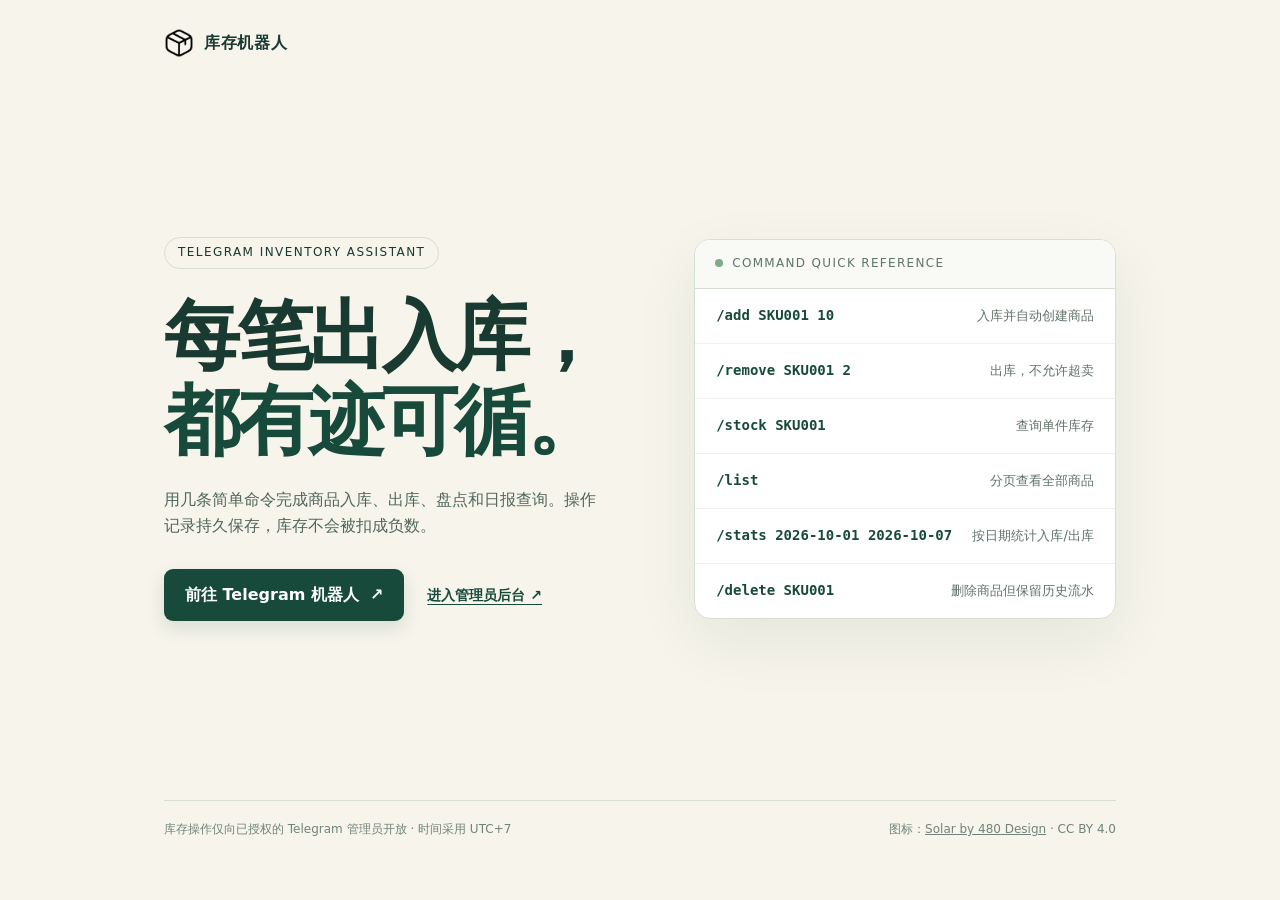
<file: static/index.html>
<!doctype html>
<html lang="zh-CN">
<head>
  <meta charset="utf-8">
  <meta name="viewport" content="width=device-width, initial-scale=1">
  <meta name="robots" content="noindex, nofollow">
  <title>库存机器人 · Telegram 出入库管理</title>
  <link rel="icon" type="image/png" href="/static/box.png">
  <style>
    :root { color-scheme: light; --ink:#183a31; --forest:#174a3b; --cream:#f6f4eb; --line:#d7ded4; --gold:#e8b862; }
    * { box-sizing:border-box; }
    body { margin:0; background:var(--cream); color:var(--ink); font:16px/1.65 system-ui,-apple-system,"Noto Sans SC","Microsoft YaHei",sans-serif; }
    main { max-width:1080px; min-height:100vh; margin:auto; padding:28px 5vw 60px; display:flex; flex-direction:column; }
    header { display:flex; align-items:center; gap:10px; font-weight:750; letter-spacing:.04em; }
    header img { width:30px; height:30px; object-fit:contain; }
    .grid { display:grid; grid-template-columns:1.05fr .95fr; gap:64px; align-items:center; flex:1; padding:75px 0; }
    .eyebrow { display:inline-block; border:1px solid var(--line); border-radius:99px; padding:5px 13px; font-size:12px; letter-spacing:.12em; text-transform:uppercase; }
    h1 { font-size:clamp(40px,6vw,76px); line-height:1.12; letter-spacing:-.045em; margin:24px 0; }
    h1 span { color:var(--forest); }
    p { max-width:440px; color:#50665d; margin:0 0 28px; }
    .button { display:inline-flex; align-items:center; gap:11px; padding:13px 21px; border-radius:9px; background:var(--forest); color:white; text-decoration:none; font-weight:700; box-shadow:0 7px 18px #174a3b22; transition:transform .18s,box-shadow .18s; }
    .button:hover { transform:translateY(-2px); box-shadow:0 10px 22px #174a3b33; }
    .button:focus-visible { outline:3px solid var(--gold); outline-offset:3px; }
    .admin-link { display:inline-block; margin:16px 0 0 18px; color:var(--forest); font-size:14px; font-weight:700; text-decoration:underline; text-underline-offset:4px; }
    .panel { background:#fff; border:1px solid var(--line); border-radius:16px; box-shadow:0 22px 65px #183a3112; overflow:hidden; }
    .panel-top { padding:14px 20px; border-bottom:1px solid var(--line); background:#f9faf6; font-size:12px; letter-spacing:.11em; color:#5e756a; }
    .dot { display:inline-block; width:8px; height:8px; border-radius:50%; background:#79ad8c; margin-right:9px; }
    .cmd { display:flex; justify-content:space-between; gap:20px; padding:16px 21px; border-bottom:1px solid #edf0eb; }
    .cmd:last-child { border-bottom:0; }
    code { color:var(--forest); font:600 14px/1.5 ui-monospace,SFMono-Regular,Consolas,monospace; white-space:nowrap; }
    .cmd small { color:#607268; text-align:right; }
    footer { border-top:1px solid var(--line); padding-top:19px; display:flex; gap:16px; justify-content:space-between; font-size:12px; color:#71847a; }
    footer a { color:inherit; }
    @media(max-width:760px) { .grid { grid-template-columns:1fr; gap:44px; padding:60px 0; } .cmd { flex-direction:column; gap:1px; } .cmd small { text-align:left; } }
    @media(prefers-reduced-motion:reduce) { .button { transition:none; } }
  </style>
</head>
<body>
<main>
  <header><img src="/static/box.png" alt=""><span>库存机器人</span></header>
  <section class="grid">
    <div>
      <span class="eyebrow">Telegram inventory assistant</span>
      <h1>每笔出入库，<br><span>都有迹可循。</span></h1>
      <p>用几条简单命令完成商品入库、出库、盘点和日报查询。操作记录持久保存，库存不会被扣成负数。</p>
      <a class="button" href="https://t.me/kucunxbot" rel="noopener noreferrer">前往 Telegram 机器人 <span aria-hidden="true">↗</span></a>
      <a class="admin-link" href="/admin">进入管理员后台 ↗</a>
    </div>
    <div class="panel" aria-label="机器人命令速览">
      <div class="panel-top"><span class="dot"></span>COMMAND QUICK REFERENCE</div>
      <div class="cmd"><code>/add SKU001 10</code><small>入库并自动创建商品</small></div>
      <div class="cmd"><code>/remove SKU001 2</code><small>出库，不允许超卖</small></div>
      <div class="cmd"><code>/stock SKU001</code><small>查询单件库存</small></div>
      <div class="cmd"><code>/list</code><small>分页查看全部商品</small></div>
      <div class="cmd"><code>/stats 2026-10-01 2026-10-07</code><small>按日期统计入库/出库</small></div>
      <div class="cmd"><code>/delete SKU001</code><small>删除商品但保留历史流水</small></div>
    </div>
  </section>
  <footer><span>库存操作仅向已授权的 Telegram 管理员开放 · 时间采用 UTC+7</span><span>图标：<a href="https://icon-sets.iconify.design/solar/" target="_blank" rel="noopener noreferrer">Solar by 480 Design</a> · CC BY 4.0</span></footer>
</main>
</body>
</html>
</file>
